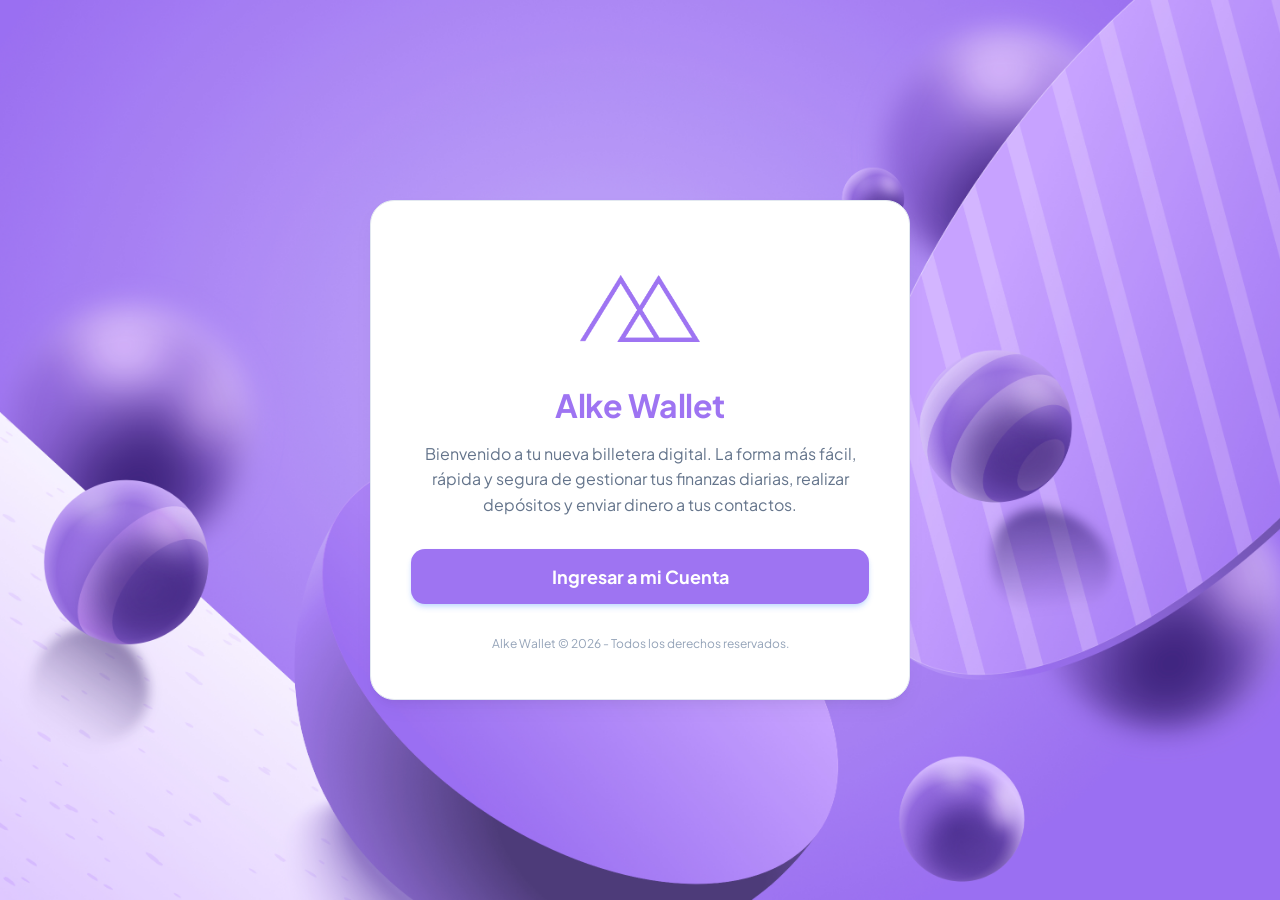
<file: index.html>
<!DOCTYPE html>
<html lang="es">
<head>
    <meta charset="UTF-8">
    <meta name="viewport" content="width=device-width, initial-scale=1.0">
    <title>Alke Wallet - Bienvenida</title>
    <link rel="stylesheet" href="./css/styleindex.css">      
</head>
<body>
    <div class="welcome-card">
        <div class="brand-icon">
        <img src="./img/logo_aw_color.png" alt="Logo WalletApp">
        </div>
        
        <h1 class="brand-title">Alke Wallet</h1>
        
        <p class="brand-description">
            Bienvenido a tu nueva billetera digital. La forma más fácil, rápida y segura de gestionar tus finanzas diarias, realizar depósitos y enviar dinero a tus contactos.
        </p>
    
        <a href="login.html" class="btn-login">
            Ingresar a mi Cuenta
        </a>
        
        <p class="footer-text">Alke Wallet &copy; 2026 - Todos los derechos reservados.</p>
    </div>

</body>
</html>
</file>
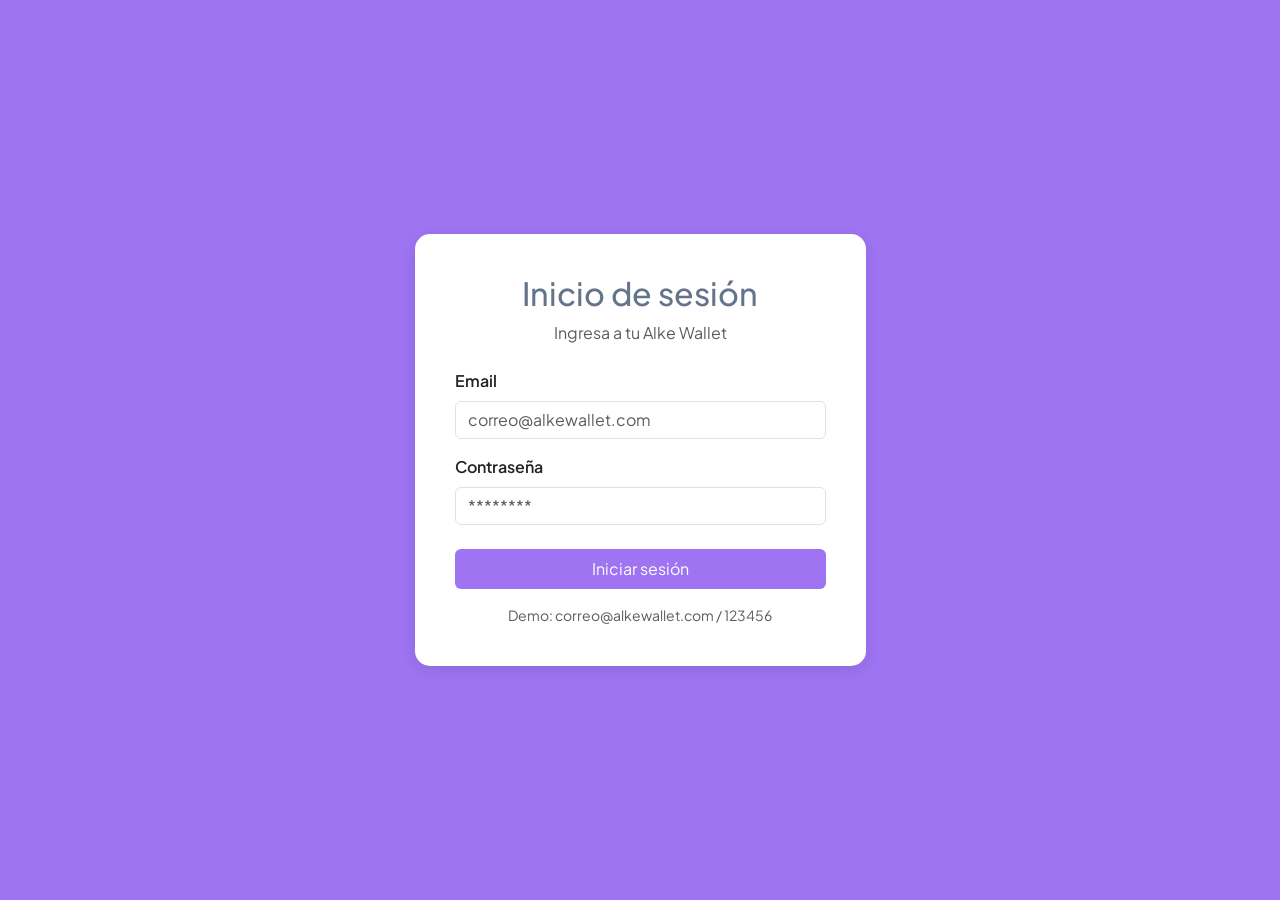
<file: deposit.html>
<!DOCTYPE html>
<html lang="es">
<head>
    <meta charset="UTF-8">
    <meta name="viewport" content="width=device-width, initial-scale=1.0">
    <title>Alke Wallet - Depositar</title>
    <link href="https://cdn.jsdelivr.net/npm/bootstrap@5.3.0/dist/css/bootstrap.min.css" rel="stylesheet">
    <link rel="stylesheet" href="./css/styledeposit.css">
</head>
<body>

<div class="container my-5">
    <div class="row justify-content-center">
        <div class="col-md-6">
            <div class="card custom-card p-4 bg-white">
                <div class="card-body">
                    <h2 class="titulo-depositar fw-bold mb-2 text-center">Depositar</h2>
                    <p class="text-center text-muted mb-4">
                        Saldo actual: <strong id="currentBalance">$0</strong>
                    </p>

                    <div id="alertBox" class="d-none" role="alert"></div>

                    <form id="depositForm">
                        <label for="amount" class="form-label fw-semibold">Monto a depositar (CLP)</label>
                        <div class="input-group mb-4">
                            <span class="input-group-text">$</span>
                            <input type="number" class="form-control" id="amount" min="1" step="1" placeholder="10000" required>
                        </div>
                        <div class="d-grid">
                            <button type="submit" class="btn btn-color fw-bold py-2">Depositar</button>
                        </div>
                    </form>

                    <hr class="text-muted">
                    <div class="text-center mt-3">
                        <a href="menu.html" class="btn btn-cancelar">Volver al menú</a>
                    </div>
                </div>
            </div>
        </div>
    </div>
</div>

<script src="https://cdn.jsdelivr.net/npm/bootstrap@5.3.0/dist/js/bootstrap.bundle.min.js"></script>
<script src="./js/wallet.js"></script>
<script src="./js/deposit.js"></script>
</body>
</html>
</file>
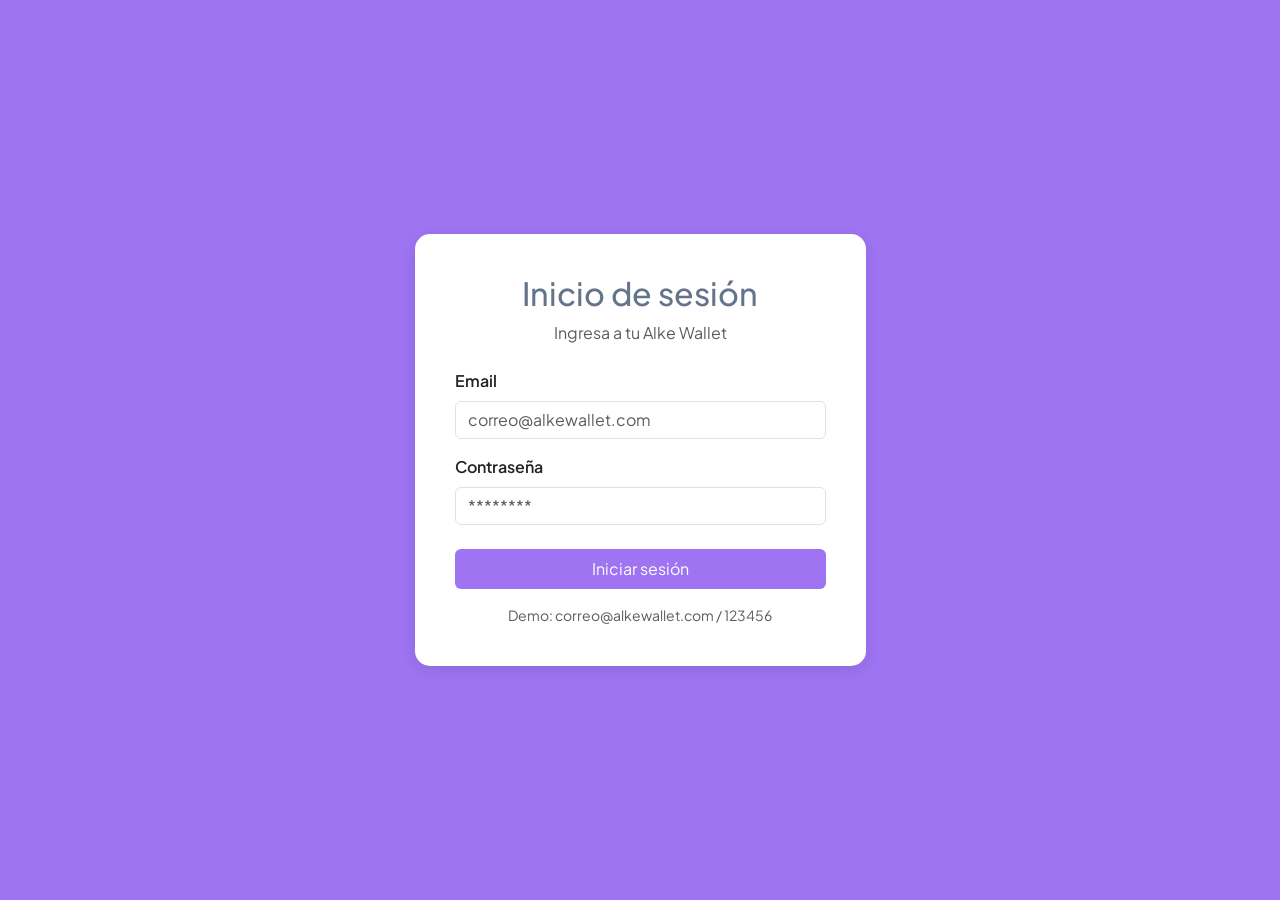
<file: login.html>
<!DOCTYPE html>
<html lang="es">
<head>
    <meta charset="UTF-8">
    <meta name="viewport" content="width=device-width, initial-scale=1.0">
    <title>Alke Wallet - Iniciar Sesión</title>
    <link href="https://cdn.jsdelivr.net/npm/bootstrap@5.3.0/dist/css/bootstrap.min.css" rel="stylesheet">
    <link rel="stylesheet" href="./css/stylelogin.css">
</head>
<body>

<div class="container">
    <div class="row justify-content-center">
        <div class="col-md-5">
            <div class="card login-card p-4 bg-white">
                <div class="card-body">
                    <div class="text-center mb-4">
                        <h2 class="titulo-inicio-sesion">Inicio de sesión</h2>
                        <p class="text-muted">Ingresa a tu Alke Wallet</p>
                    </div>
                    <div id="loginError" class="alert alert-danger d-none" role="alert">
                        Email o contraseña incorrectos.
                    </div>
                    <form id="loginForm">
                        <div class="mb-3">
                            <label for="email" class="form-label fw-semibold">Email</label>
                            <input type="email" class="form-control" id="email" placeholder="correo@alkewallet.com" required>
                        </div>
                        <div class="mb-4">
                            <label for="password" class="form-label fw-semibold">Contraseña</label>
                            <input type="password" class="form-control" id="password" placeholder="********" required>
                        </div>
                        <button type="submit" class="btn btn-primary w-100 py-2">Iniciar sesión</button>
                    </form>
                    <p class="text-muted small text-center mt-3 mb-0">Demo: correo@alkewallet.com / 123456</p>
                </div>
            </div>
        </div>
    </div>
</div>

<script src="https://cdn.jsdelivr.net/npm/bootstrap@5.3.0/dist/js/bootstrap.bundle.min.js"></script>
<script src="./js/wallet.js"></script>
<script src="./js/login.js"></script>
</body>
</html>
</file>
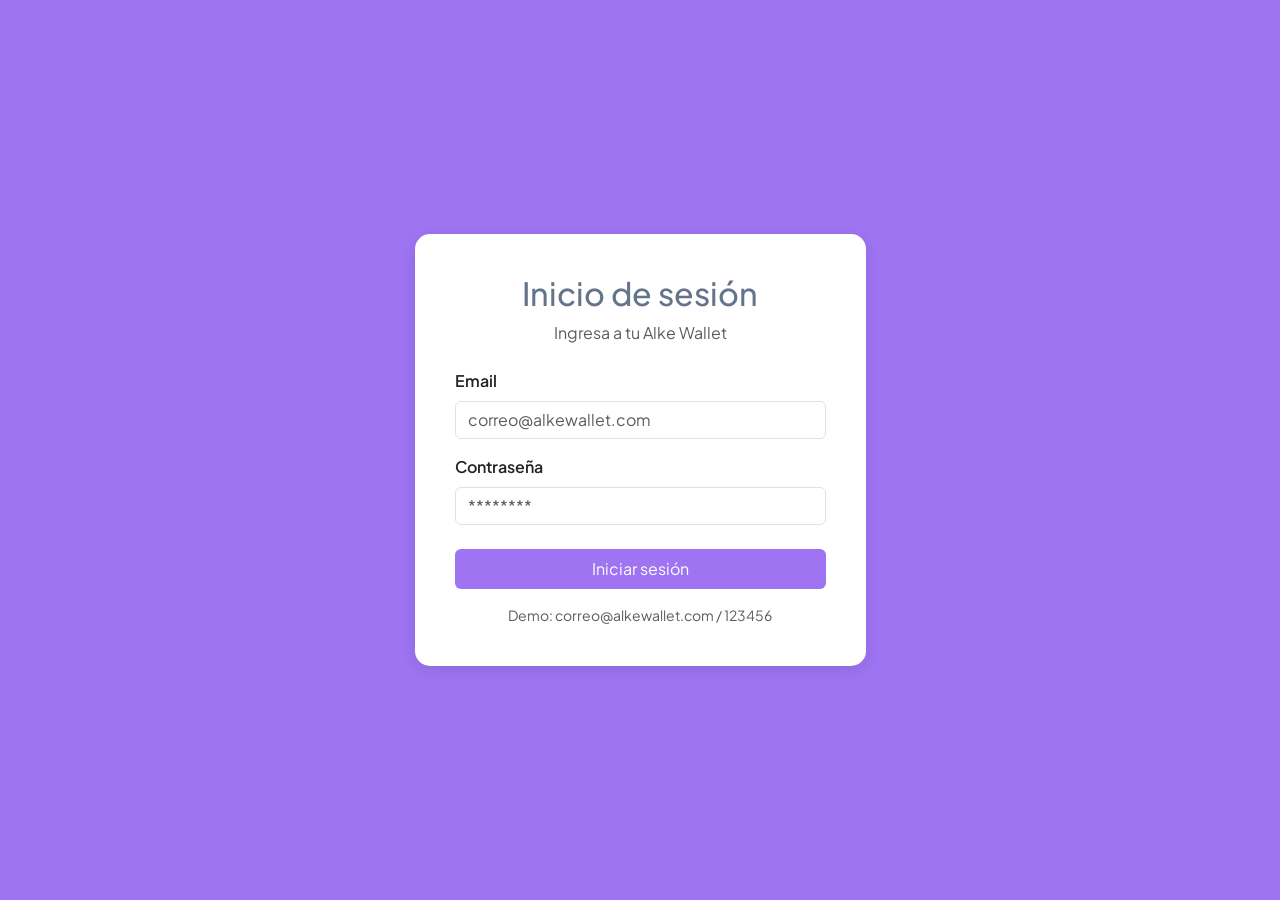
<file: menu.html>
<!DOCTYPE html>
<html lang="es">
<head>
    <meta charset="UTF-8">
    <meta name="viewport" content="width=device-width, initial-scale=1.0">
    <title>Alke Wallet - Menú Principal</title>
    <link href="https://cdn.jsdelivr.net/npm/bootstrap@5.3.0/dist/css/bootstrap.min.css" rel="stylesheet">
    <link rel="stylesheet" href="./css/stylemenu.css">
</head>
<body>

<div class="container my-5">
    <div class="row justify-content-center">
        <div class="col-md-5">
            <div class="card main-card p-4 bg-white">
                <div class="card-body">
                    <div class="text-center mb-4">
                        <h2 class="titulo-aw">Mi cuenta Alke Wallet</h2>
                    </div>

                    <div class="balance-box p-4 text-center mb-4 shadow-sm">
                        <p class="mb-1 text-white-50 text-uppercase tracking-wider small">Saldo Actual</p>
                        <h3 id="balance" class="display-6 fw-bold">$0</h3>
                    </div>

                    <div class="d-grid gap-3">
                        <a href="deposit.html" class="btn btn-outline-primary menu-btn">Depositar</a>
                        <a href="sendmoney.html" class="btn btn-outline-primary menu-btn">Enviar Dinero</a>
                        <a href="transactions.html" class="btn btn-outline-secondary menu-btn">Últimos Movimientos</a>
                    </div>

                    <div class="text-center mt-4">
                        <a id="logoutLink" href="login.html" class="text-danger text-decoration-none small fw-semibold">Cerrar Sesión</a>
                    </div>
                </div>
            </div>
        </div>
    </div>
</div>

<script src="https://cdn.jsdelivr.net/npm/bootstrap@5.3.0/dist/js/bootstrap.bundle.min.js"></script>
<script src="./js/wallet.js"></script>
<script src="./js/menu.js"></script>
</body>
</html>
</file>
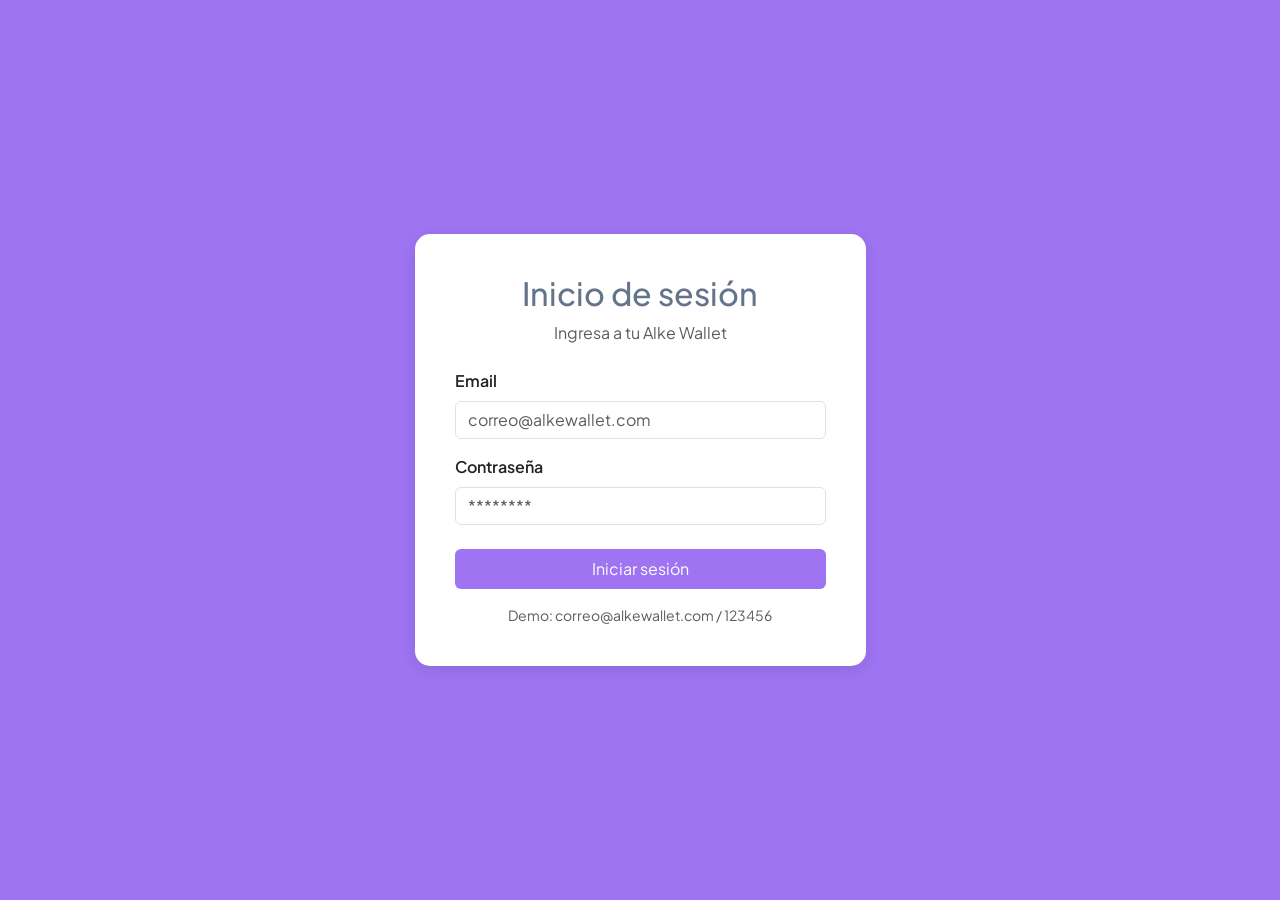
<file: sendmoney.html>
<!DOCTYPE html>
<html lang="es">
<head>
    <meta charset="UTF-8">
    <meta name="viewport" content="width=device-width, initial-scale=1.0">
    <title>Alke Wallet - Enviar Dinero</title>
    <link href="https://cdn.jsdelivr.net/npm/bootstrap@5.3.0/dist/css/bootstrap.min.css" rel="stylesheet">
    <link rel="stylesheet" href="./css/stylesendmoney.css">
</head>
<body>

<div class="container my-5">
    <div class="row justify-content-center">
        <div class="col-md-6">
            <div class="card custom-card p-4 bg-white">
                <div class="card-body">
                    <h2 class="titulo-enviardinero fw-bold mb-2 text-center">Enviar Dinero</h2>
                    <p class="text-center text-muted mb-4">
                        Saldo actual: <strong id="currentBalance">$0</strong>
                    </p>

                    <div id="alertBox" class="d-none" role="alert"></div>

                    <form id="searchForm" class="mb-3">
                        <label class="form-label fw-semibold">Buscar en la agenda de transferencias</label>
                        <div class="input-group">
                            <input type="text" id="searchInput" class="form-control" placeholder="Nombre, email o alias...">
                            <button id="searchBtn" class="btn btn-primary px-4 fw-bold" type="button">Buscar</button>
                        </div>
                    </form>

                    <div id="contactList" class="list-group mb-3"></div>

                    <form id="sendForm" class="d-none border rounded p-3 mb-3">
                        <p class="mb-2">Enviar a: <strong id="selectedName"></strong></p>
                        <label for="amount" class="form-label fw-semibold">Monto (CLP)</label>
                        <div class="input-group mb-3">
                            <span class="input-group-text">$</span>
                            <input type="number" class="form-control" id="amount" min="1" step="1" required>
                        </div>
                        <div class="d-grid">
                            <button type="submit" class="btn btn-primary fw-bold">Enviar dinero</button>
                        </div>
                    </form>

                    <div class="d-grid gap-2 mb-4">
                        <button type="button" class="btn btn-outline-primary fw-semibold" data-bs-toggle="modal" data-bs-target="#newContactModal">
                            + Agregar nuevo contacto
                        </button>
                    </div>

                    <hr class="text-muted">
                    <div class="text-center mt-3">
                         <a href="menu.html" class="btn btn-cancelar">Cancelar y volver</a>
                    </div>
                </div>
            </div>
        </div>
    </div>
</div>

<div class="modal fade" id="newContactModal" tabindex="-1" aria-labelledby="modalTitle" aria-hidden="true">
  <div class="modal-dialog modal-dialog-centered">
    <div class="modal-content style-radius border-0 shadow">
      <div class="modal-header border-0 pb-0">
        <h5 class="modal-title fw-bold" id="modalTitle">Nuevo Contacto</h5>
        <button type="button" class="btn-close" data-bs-dismiss="modal" aria-label="Close"></button>
      </div>
      <div class="modal-body">
        <div id="contactError" class="alert alert-danger d-none" role="alert"></div>
        <form id="newContactForm">
          <div class="mb-3">
            <label for="contact-name" class="form-label small fw-semibold">Nombre Completo</label>
            <input type="text" class="form-control" id="contact-name" required>
          </div>
          <div class="mb-3">
            <label for="contact-email" class="form-label small fw-semibold">Correo Electrónico</label>
            <input type="email" class="form-control" id="contact-email" required>
          </div>
          <div class="mb-3">
            <label for="contact-bank" class="form-label small fw-semibold">Banco / Institución</label>
            <input type="text" class="form-control" id="contact-bank">
          </div>
          <div class="d-grid gap-2 mt-4">
              <button type="submit" class="btn btn-primary fw-bold">Guardar contacto</button>
          </div>
        </form>
      </div>
    </div>
  </div>
</div>

<script src="https://cdn.jsdelivr.net/npm/bootstrap@5.3.0/dist/js/bootstrap.bundle.min.js"></script>
<script src="./js/wallet.js"></script>
<script src="./js/sendmoney.js"></script>
</body>
</html>
</file>
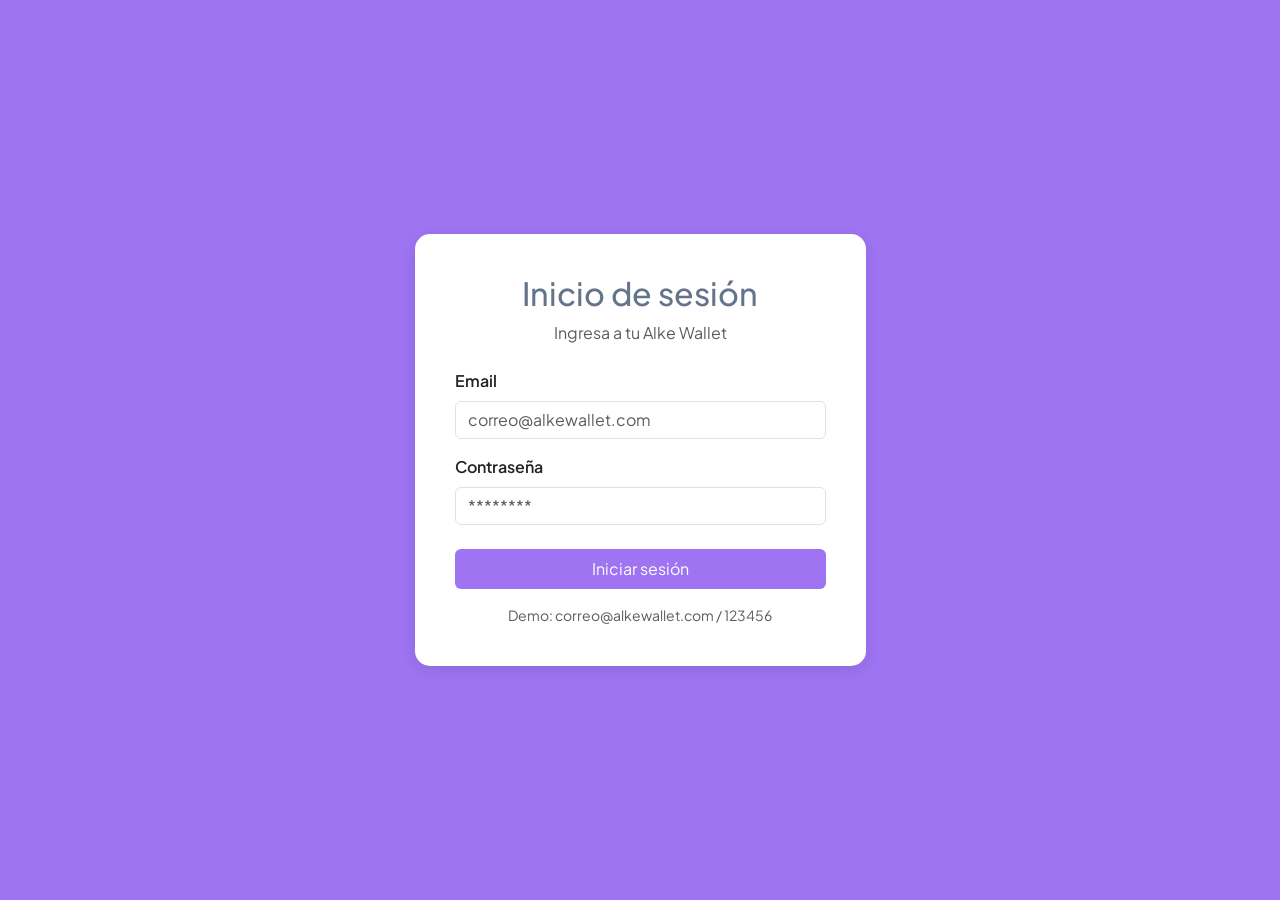
<file: transactions.html>
<!DOCTYPE html>
<html lang="es">
<head>
    <meta charset="UTF-8">
    <meta name="viewport" content="width=device-width, initial-scale=1.0">
    <title>Alke Wallet - Últimos Movimientos</title>
    <link href="https://cdn.jsdelivr.net/npm/bootstrap@5.3.0/dist/css/bootstrap.min.css" rel="stylesheet">
    <link rel="stylesheet" href="./css/styletransaction.css">
</head>
<body>

<div class="container my-5">
    <div class="row justify-content-center">
        <div class="col-md-6">
            <div class="card custom-card p-4 bg-white">
                <div class="card-body">
                    <h2 class="titulo-movimientos fw-bold mb-4 text-center">Últimos Movimientos</h2>

                    <div id="transactionList" class="list-group list-group-flush mb-4"></div>

                    <div class="d-grid pt-2">
                        <a href="menu.html" class="btn btn-primary fw-bold py-2 shadow-sm">Volver al Menú Principal</a>
                    </div>
                </div>
            </div>
        </div>
    </div>
</div>

<script src="https://cdn.jsdelivr.net/npm/bootstrap@5.3.0/dist/js/bootstrap.bundle.min.js"></script>
<script src="./js/wallet.js"></script>
<script src="./js/transactions.js"></script>
</body>
</html>
</file>
<file: css/styleindex.css>
/* Estilos para la Pantalla de Bienvenida */
 
/* Tipografía para proyecto */
@import url('https://fonts.googleapis.com/css2?family=Plus+Jakarta+Sans:wght@400;500;600;700&display=swap');

* {
            box-sizing: border-box;
            margin: 0;
            padding: 0;
}

body {
    font-family: 'Plus Jakarta Sans', sans-serif;
    background-color: #f4f7fa;
    color: #9E74F2;
    display: flex;
    align-items: center;
    justify-content: center;
    min-height: 100vh;
    padding: 20px;
    background-image: url('../img/fondo_bienvenida.jpg');  /* imagen de fondo */
    background-size: cover;
    background-position: center; 
    background-repeat: no-repeat; 
    background-attachment: fixed;   
}

/* Contenedor Principal de la Card */
.welcome-card {
    background-color: #ffffff;
    max-width: 540px;
    width: 100%;
    border-radius: 24px;
    box-shadow: 0 10px 25px -5px rgba(0, 0, 0, 0.05), 0 8px 10px -6px rgba(0, 0, 0, 0.05);
    padding: 48px 40px;
    text-align: center;
    border: 1px solid #e2e8f0;
}

/*  logo flotante */
.brand-icon {
    margin-bottom: 16px;
    display: inline-block;
    animation: float 3s ease-in-out infinite;
    width: 120px;  
    height: 120px; 
}

.brand-icon img {
    width: 100%;
    height: 100%;
    object-fit: contain;
}

@keyframes float {
    0%, 100% { transform: translateY(0); }
    50% { transform: translateY(-10px); }
}

.brand-title {
    color: #9E74F2;
    font-size: 32px;
    font-weight: 700;
    margin-bottom: 16px;
    letter-spacing: -0.5px;
}

.brand-description {
    color: #64748b;
    font-size: 16px;
    line-height: 1.6;
    margin-bottom: 32px;
}

/* Botón de Enlace al Login con Efecto Hover */
.btn-login {
    display: block;
    background-color: #9E74F2; 
    color: #ffffff;
    font-size: 18px;
    font-weight: 700;
    text-decoration: none;
    padding: 16px 32px;
    border-radius: 14px;
    box-shadow: 0 4px 6px -1px rgba(13, 110, 253, 0.2), 0 2px 4px -1px rgba(13, 110, 253, 0.1);
    transition: all 0.2s ease-in-out;
}

.btn-login:hover {
    background-color: #8e59f9;
    transform: translateY(-2px);
    box-shadow: 0 10px 15px -3px rgba(13, 110, 253, 0.3);
}

.btn-login:active {
    transform: translateY(0);
}

/* Footer */
.footer-text {
    margin-top: 32px;
    font-size: 12px;
    color: #94a3b8;
}
</file>
<file: css/styledeposit.css>
/* Estilos para la Pantalla de deposito */

/* Tipografía para proyecto */
@import url('https://fonts.googleapis.com/css2?family=Plus+Jakarta+Sans:wght@400;500;600;700&display=swap');

body {
     font-family: 'Plus Jakarta Sans', sans-serif;
     background-color: #9E74F2;
}

.custom-card { 
    border: none;
    border-radius: 15px;
    box-shadow: 0 4px 15px rgba(0,0,0,0.05);
}

.titulo-depositar{
     color: #64748b;
}

.btn-color{
     background-color: #9E74F2;
     color: #ffffff;
}
.btn-cancelar{
     color: #9E74F2;
}
</file>
<file: css/stylelogin.css>
/* Estilos para la Pantalla de login */

/* Tipografía para proyecto */
@import url('https://fonts.googleapis.com/css2?family=Plus+Jakarta+Sans:wght@400;500;600;700&display=swap');

body {
    font-family: 'Plus Jakarta Sans', sans-serif;
    background-color: #9E74F2; 
    min-height: 100vh; 
    display: flex; 
    align-items: center;
}

.titulo-inicio-sesion {
    color: #64748b;
}

.login-card { 
    border: none; border-radius: 15px; 
    box-shadow: 0 4px 15px rgba(0,0,0,0.1); 
}

     
.btn-primary { 
    background-color: #9E74F2; 
    border: none; 
}

       
.btn-primary:hover { 
    background-color: #8e59f9; 
}
</file>
<file: css/stylemenu.css>
/* Estilos para la Pantalla de menu */
 
 /* Tipografía para proyecto */
@import url('https://fonts.googleapis.com/css2?family=Plus+Jakarta+Sans:wght@400;500;600;700&display=swap');
 
body { 
    font-family: 'Plus Jakarta Sans', sans-serif;
    background-color: #9E74F2;
}

.titulo-aw {
    color: #64748b;
}

.main-card {
    border: none; 
    border-radius: 15px; 
    box-shadow: 0 4px 15px rgba(0,0,0,0.05);
}

.balance-box {
    background: linear-gradient(135deg, #9E74F2, #8e59f9); 
    color: white; border-radius: 12px;
}

.menu-btn {
    padding: 15px;
    font-weight: 600;
    border-radius: 10px;
    transition: all 0.3s;
}

.btn-outline-primary{
    color: #9E74F2;
    border-color:#8e59f9;
    
}

.btn-outline-secondary{
    color: #9E74F2;
    border-color:#8e59f9;
    
}
.d-grid .btn-outline-primary:hover {
    background-color: #8e59f9
}
</file>
<file: css/stylesendmoney.css>
/* Estilos para la Pantalla de envio de dinero */

/* Tipografía para proyecto */
@import url('https://fonts.googleapis.com/css2?family=Plus+Jakarta+Sans:wght@400;500;600;700&display=swap');

body { 
    font-family: 'Plus Jakarta Sans', sans-serif;
    background-color: #9E74F2;
}
       
.custom-card { 
    border: none;
    border-radius: 15px;
    box-shadow: 0 4px 15px rgba(0,0,0,0.05);
}

.titulo-enviardinero{
    color: #64748b;
}

.btn-cancelar{
     color: #9E74F2;
}

.btn-primary{
    background-color: #9E74F2;
    border-color: #8e59f9;
}

.btn-primary:hover{
    background-color: #8e59f9
}

.btn-outline-primary{
    color: #9E74F2;
    border-color: #8e59f9;
}
.d-grid .btn-outline-primary:hover {
    background-color: #8e59f9
    
}
</file>
<file: css/styletransaction.css>
/* Estilos para la Pantalla de transacciones */

/* Tipografía para proyecto */
@import url('https://fonts.googleapis.com/css2?family=Plus+Jakarta+Sans:wght@400;500;600;700&display=swap');

body { 
    font-family: 'Plus Jakarta Sans', sans-serif;
    background-color: #9E74F2;
}
   
.titulo-movimientos{
    color: #64748b;
}
.custom-card {
    border: none;
    border-radius: 15px; 
    box-shadow: 0 4px 15px rgba(0,0,0,0.05); 
}
       
.btn-primary{
    background-color: #9E74F2;
    border-color: #8e59f9;
}
.btn-primary:hover{
    background-color: #8e59f9
}

.list-group-item { 
    border-left: 4px solid transparent; 
    transition: background 0.2s; 
}
       
.income { 
    border-left-color: #198754; 
}
       
.expense { 
    border-left-color: #dc3545; 
}
</file>
